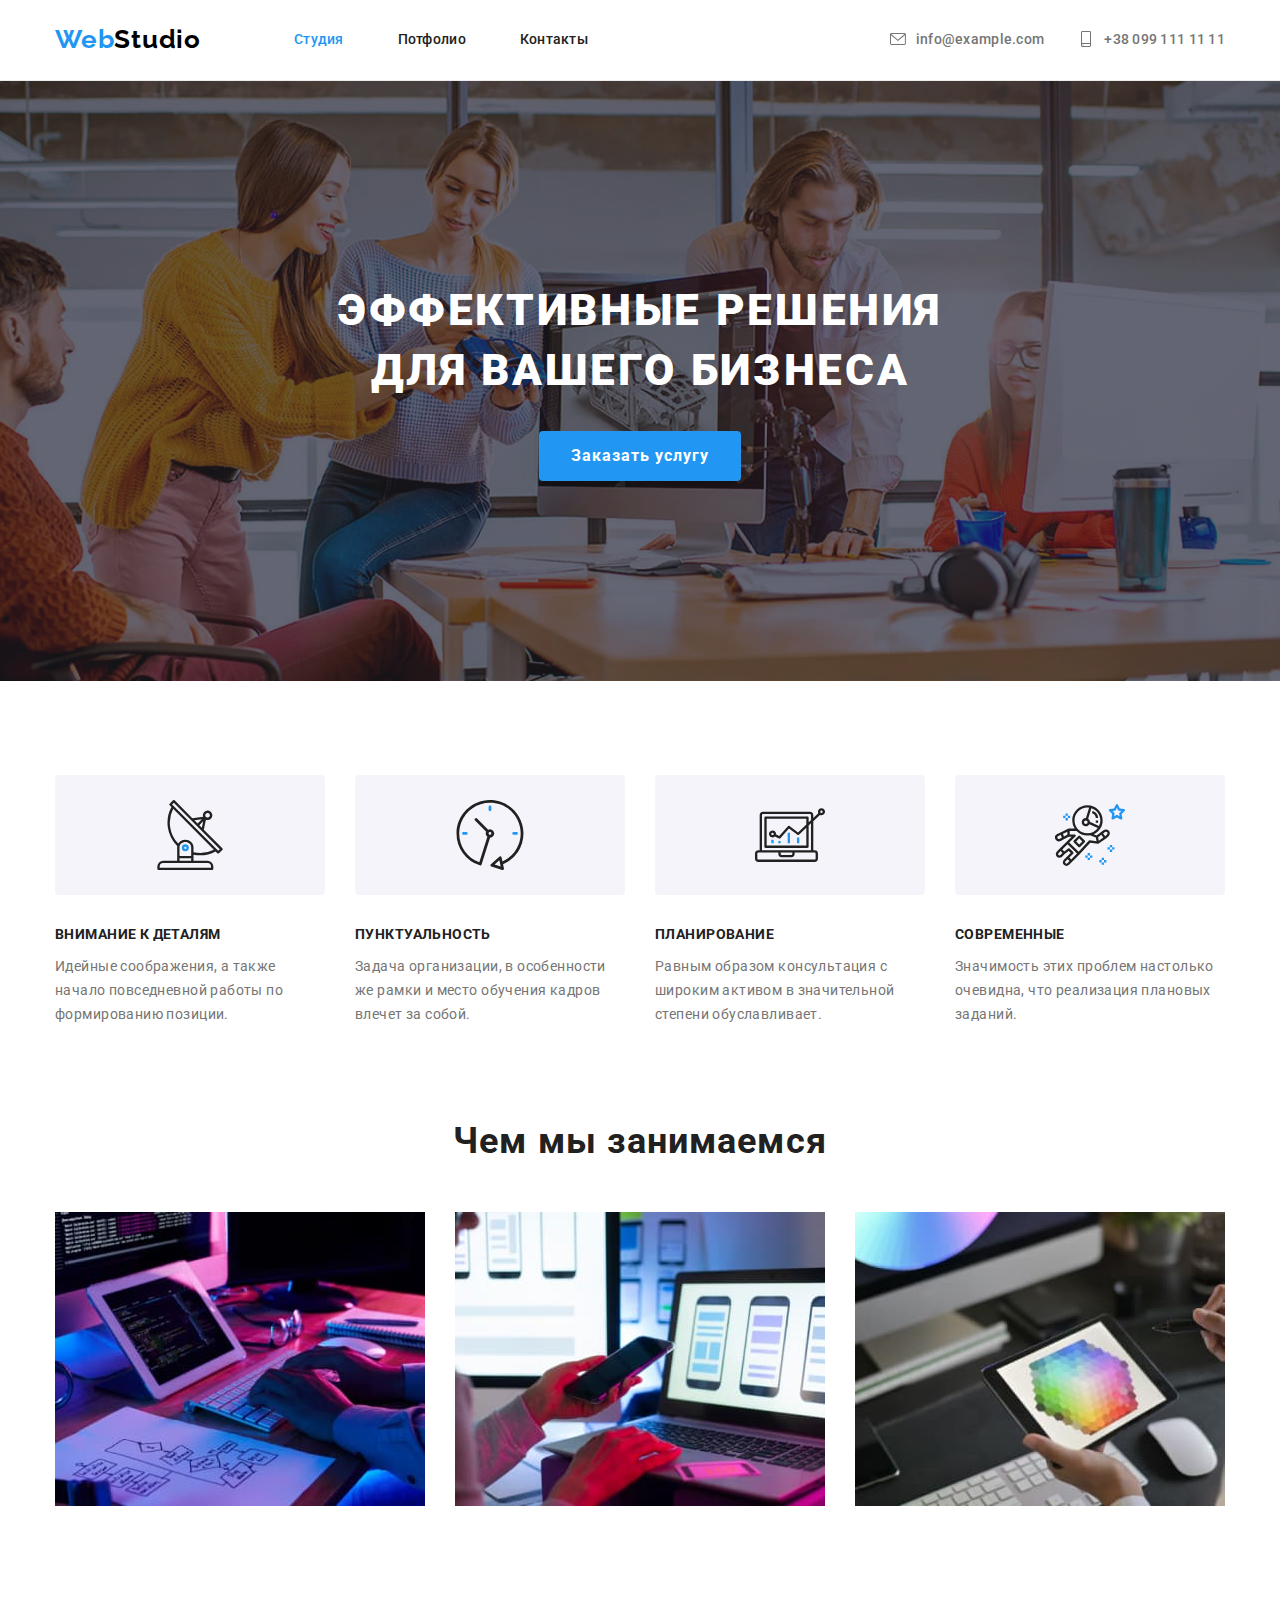
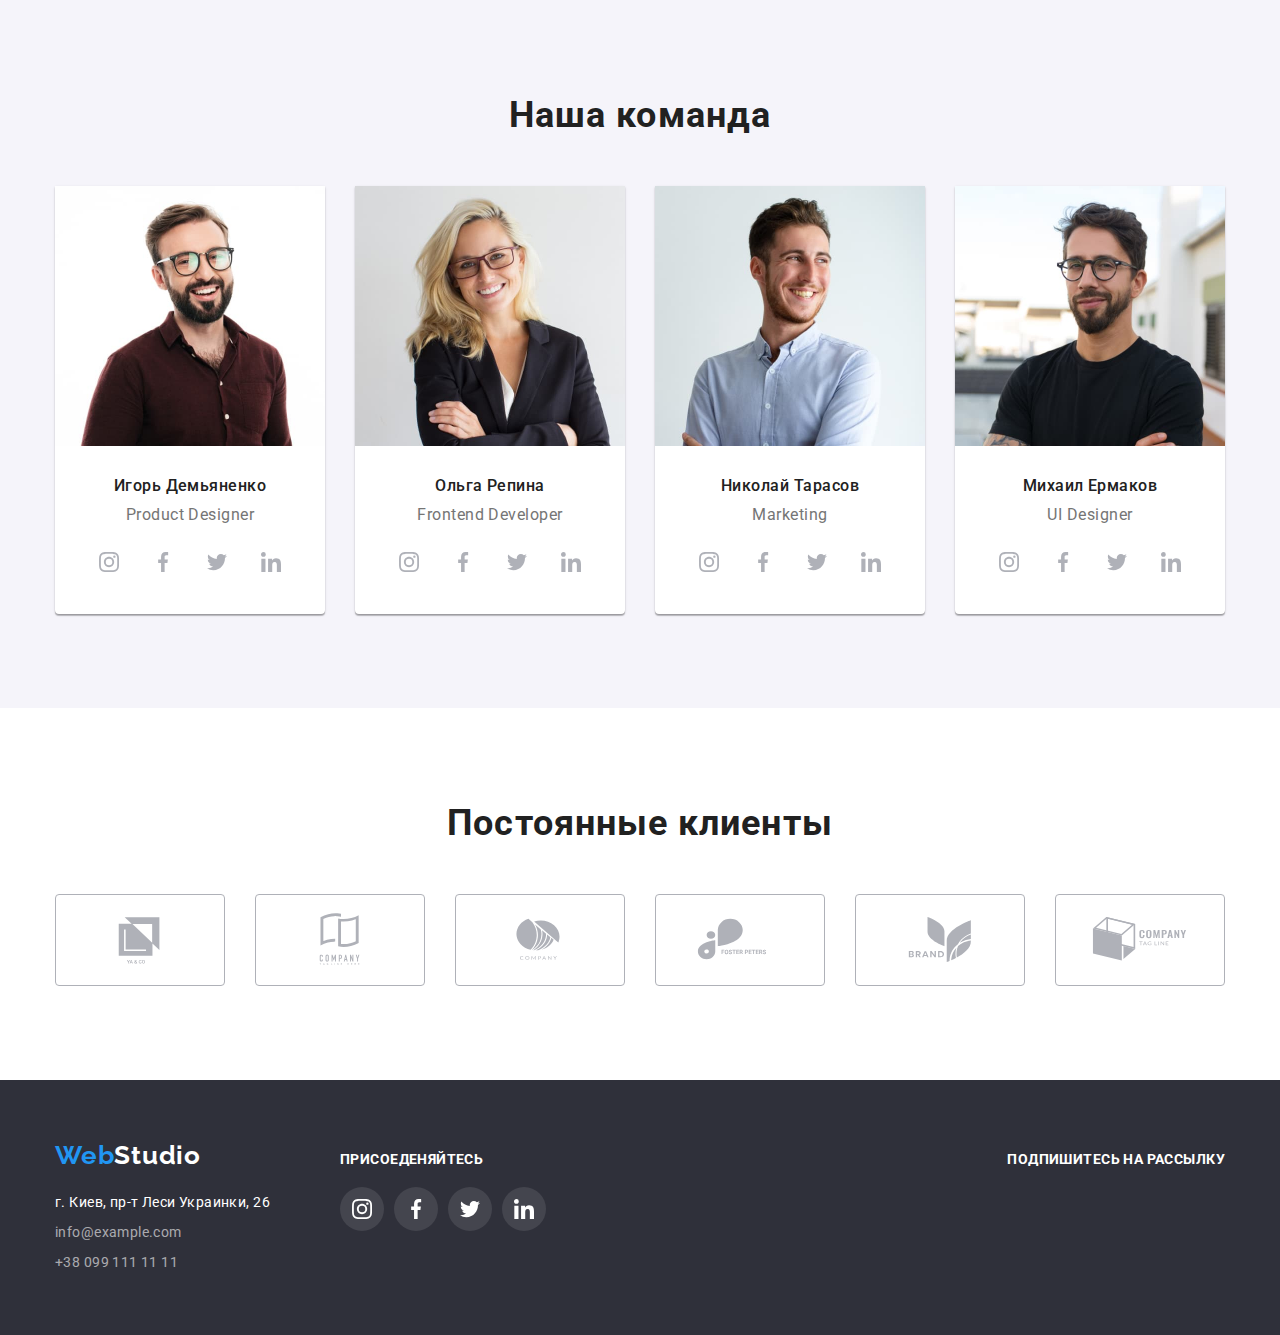
<file: index.html>
<!DOCTYPE html>
<html lang="ru">
  <head>
    <meta charset="UTF-8" />
    <meta http-equiv="X-UA-Compatible" content="IE=edge" />
    <meta name="viewport" content="width=device-width, initial-scale=1.0" />
    <title>Студия</title>
    <link rel="preconnect" href="https://fonts.googleapis.com" />
    <link rel="preconnect" href="https://fonts.gstatic.com" crossorigin />
    <link
      href="https://fonts.googleapis.com/css2?family=Raleway:wght@700&family=Roboto:wght@400;500;700;900&display=swap"
      rel="stylesheet"
    />
    <link
      rel="stylesheet"
      href="https://cdnjs.cloudflare.com/ajax/libs/modern-normalize/1.0.0/modern-normalize.min.css"
    />
    <link rel="stylesheet" href="./css/styles.css" />
  </head>

  <body>
    <header class="head">
      <div class="container">
        <div class="logo-box">
          <!-- prettier-ignore -->
          <a class="logo link" href="./index.html">
            <span class="logo-blue">Web</span><span class="logo-black">Studio</span>
          </a>
        </div>
        <nav class="head-nav">
          <ul class="head-list list">
            <li class="head-item">
              <a class="head-link link current" href="./index.html">Студия</a>
            </li>
            <li class="head-item">
              <a class="head-link link" href="./portfolio.html">Потфолио</a>
            </li>
            <li class="head-item">
              <a class="head-link link" href="#address-webstudio">Контакты</a>
            </li>
          </ul>
        </nav>
        <div class="head-address">
          <a class="head-link link" href="mailto:info@example.com">
            <svg class="head-icon" width="16" height="16">
              <use href="./images/icon.svg#icon-envelope"></use>
            </svg>
            info@example.com
          </a>
          <a class="head-link link" href="tel:+380991111111">
            <svg class="head-icon" width="16" height="16">
              <use href="./images/icon.svg#icon-smartphone"></use>
            </svg>
            +38 099 111 11 11
          </a>
        </div>
      </div>
    </header>

    <main>
      <section class="hero section">
        <div class="container">
          <h1 class="hero-title">
            Эффективные решения
            <br />
            для вашего бизнеса
          </h1>
          <button class="hero-btn" type="button" id="">Заказать услугу</button>
        </div>
      </section>

      <section class="advantage section">
        <div class="container">
          <h2 class="visually-hidden">Наши преимущества</h2>
          <ul class="advantage-list list">
            <li class="advantage-item">
              <div class="advantage-box-icon">
                <svg class="advantage-icon" width="70" height="70">
                  <use href="./images/icon.svg#icon-antenna"></use>
                </svg>
              </div>
              <h3 class="advantage-title">Внимание к деталям</h3>
              <p class="advantage-text text">
                Идейные соображения, а также начало повседневной работы по формированию
                позиции.
              </p>
            </li>
            <li class="advantage-item">
              <div class="advantage-box-icon">
                <svg class="advantage-icon" width="70" height="70">
                  <use href="./images/icon.svg#icon-clock"></use>
                </svg>
              </div>
              <h3 class="advantage-title">Пунктуальность</h3>
              <p class="advantage-text text">
                Задача организации, в особенности же рамки и место обучения кадров влечет
                за собой.
              </p>
            </li>
            <li class="advantage-item">
              <div class="advantage-box-icon">
                <svg class="advantage-icon" width="70" height="70">
                  <use href="./images/icon.svg#icon-diagram"></use>
                </svg>
              </div>
              <h3 class="advantage-title">Планирование</h3>
              <p class="advantage-text text">
                Равным образом консультация с широким активом в значительной степени
                обуславливает.
              </p>
            </li>
            <li class="advantage-item">
              <div class="advantage-box-icon">
                <svg class="advantage-icon" width="70" height="70">
                  <use href="./images/icon.svg#icon-astronaut"></use>
                </svg>
              </div>
              <h3 class="advantage-title">Современные</h3>
              <p class="advantage-text text">
                Значимость этих проблем настолько очевидна, что реализация плановых
                заданий.
              </p>
            </li>
          </ul>
        </div>
      </section>

      <section class="work section">
        <div class="container">
          <h2 class="work-title title">Чем мы занимаемся</h2>
          <ul class="work-list list">
            <li class="work-item">
              <img
                src="./images/imgstudio1.jpg"
                alt="сотрудник  веб студии занимается разраюоткой сайта"
                width="370"
                height="294"
              />
            </li>
            <li class="work-item">
              <img
                src="./images/imgstudio2.jpg"
                alt="сотрудница компании разрабатывает дизайн приложения"
                width="370"
                height="294"
              />
            </li>
            <li class="work-item">
              <img
                src="./images/imgstudio3.jpg"
                alt="илюстратор выбирает цвет напалитре"
                width="370"
                height="294"
              />
            </li>
          </ul>
        </div>
      </section>

      <section class="team section">
        <div class="container">
          <h2 class="team-title title">Наша команда</h2>
          <ul class="team-list list">
            <li class="team-item">
              <img
                src="./images/productdesigner1.jpg"
                alt="Мужчина с короткой бородой, в бордовой рубашке и очках."
                width="270"
                height="260"
              />
              <div class="team-item-box">
                <h3 class="team-member">Игорь Демьяненко</h3>
                <p class="team-text text">Product Designer</p>
                <ul class="team-soc-list list">
                  <li class="team-soc-item">
                    <a
                      class="team-soc-link link"
                      href=""
                      target="_blank"
                      title="Instagram"
                      aria-label="Instagram"
                    >
                      <svg class="team-soc-icon" width="20" height="20">
                        <use href="./images/icon.svg#icon-instagram"></use>
                      </svg>
                    </a>
                  </li>
                  <li class="team-soc-item">
                    <a
                      class="team-soc-link link"
                      href=""
                      target="_blank"
                      title="Facebook"
                      aria-label="Facebook"
                    >
                      <svg class="team-soc-icon" width="20" height="20">
                        <use href="./images/icon.svg#icon-facebook"></use>
                      </svg>
                    </a>
                  </li>
                  <li class="team-soc-item">
                    <a
                      class="team-soc-link link"
                      href=""
                      target="_blank"
                      title="Twitter"
                      aria-label="Twitter"
                    >
                      <svg class="team-soc-icon" width="20" height="20">
                        <use href="./images/icon.svg#icon-twitter"></use>
                      </svg>
                    </a>
                  </li>
                  <li class="team-soc-item">
                    <a
                      class="team-soc-link link"
                      href=""
                      target="_blank"
                      title="Linkedin"
                      aria-label="Linkedin"
                    >
                      <svg class="team-soc-icon" width="20" height="20">
                        <use href="./images/icon.svg#icon-linkedin"></use>
                      </svg>
                    </a>
                  </li>
                </ul>
              </div>
            </li>
            <li class="team-item">
              <img
                src="./images/frontend2.jpg"
                alt="Женщина блондинка с длинными волосами, в черном пиджаке, белой блузке и красних очках."
                width="270"
                height="260"
              />
              <div class="team-item-box">
                <h3 class="team-member">Ольга Репина</h3>
                <p class="team-text text">Frontend Developer</p>
                <ul class="team-soc-list list">
                  <li class="team-soc-item">
                    <a
                      class="team-soc-link link"
                      href=""
                      target="_blank"
                      title="Instagram"
                      aria-label="Instagram"
                    >
                      <svg class="team-soc-icon" width="20" height="20">
                        <use href="./images/icon.svg#icon-instagram"></use>
                      </svg>
                    </a>
                  </li>
                  <li class="team-soc-item">
                    <a
                      class="team-soc-link link"
                      href=""
                      target="_blank"
                      title="Facebook"
                      aria-label="Facebook"
                    >
                      <svg class="team-soc-icon" width="20" height="20">
                        <use href="./images/icon.svg#icon-facebook"></use>
                      </svg>
                    </a>
                  </li>
                  <li class="team-soc-item">
                    <a
                      class="team-soc-link link"
                      href=""
                      target="_blank"
                      title="Twitter"
                      aria-label="Twitter"
                    >
                      <svg class="team-soc-icon" width="20" height="20">
                        <use href="./images/icon.svg#icon-twitter"></use>
                      </svg>
                    </a>
                  </li>
                  <li class="team-soc-item">
                    <a
                      class="team-soc-link link"
                      href=""
                      target="_blank"
                      title="Linkedin"
                      aria-label="Linkedin"
                    >
                      <svg class="team-soc-icon" width="20" height="20">
                        <use href="./images/icon.svg#icon-linkedin"></use>
                      </svg>
                    </a>
                  </li>
                </ul>
              </div>
            </li>
            <li class="team-item">
              <img
                src="./images/marketing3.jpg"
                alt="Рыжеватый мужчина с двухнедельной небритостью, в светло голубой рубашке."
                width="270"
                height="260"
              />
              <div class="team-item-box">
                <h3 class="team-member">Николай Тарасов</h3>
                <p class="team-text text">Marketing</p>
                <ul class="team-soc-list list">
                  <li class="team-soc-item">
                    <a
                      class="team-soc-link link"
                      href=""
                      target="_blank"
                      title="Instagram"
                      aria-label="Instagram"
                    >
                      <svg class="team-soc-icon" width="20" height="20">
                        <use href="./images/icon.svg#icon-instagram"></use>
                      </svg>
                    </a>
                  </li>
                  <li class="team-soc-item">
                    <a
                      class="team-soc-link link"
                      href=""
                      target="_blank"
                      title="Facebook"
                      aria-label="Facebook"
                    >
                      <svg class="team-soc-icon" width="20" height="20">
                        <use href="./images/icon.svg#icon-facebook"></use>
                      </svg>
                    </a>
                  </li>
                  <li class="team-soc-item">
                    <a
                      class="team-soc-link link"
                      href=""
                      target="_blank"
                      title="Twitter"
                      aria-label="Twitter"
                    >
                      <svg class="team-soc-icon" width="20" height="20">
                        <use href="./images/icon.svg#icon-twitter"></use>
                      </svg>
                    </a>
                  </li>
                  <li class="team-soc-item">
                    <a
                      class="team-soc-link link"
                      href=""
                      target="_blank"
                      title="Linkedin"
                      aria-label="Linkedin"
                    >
                      <svg class="team-soc-icon" width="20" height="20">
                        <use href="./images/icon.svg#icon-linkedin"></use>
                      </svg>
                    </a>
                  </li>
                </ul>
              </div>
            </li>
            <li class="team-item">
              <img
                src="./images/uidesigner4.jpg"
                alt="Мужчина в черной футболке с короткой бродой, стильной прической и черный очках."
                width="270"
                height="260"
              />
              <div class="team-item-box">
                <h3 class="team-member">Михаил Ермаков</h3>
                <p class="team-text text">UI Designer</p>
                <ul class="team-soc-list list">
                  <li class="team-soc-item">
                    <a
                      class="team-soc-link link"
                      href=""
                      target="_blank"
                      title="Instagram"
                      aria-label="Instagram"
                    >
                      <svg class="team-soc-icon" width="20" height="20">
                        <use href="./images/icon.svg#icon-instagram"></use>
                      </svg>
                    </a>
                  </li>
                  <li class="team-soc-item">
                    <a
                      class="team-soc-link link"
                      href=""
                      target="_blank"
                      title="Facebook"
                      aria-label="Facebook"
                    >
                      <svg class="team-soc-icon" width="20" height="20">
                        <use href="./images/icon.svg#icon-facebook"></use>
                      </svg>
                    </a>
                  </li>
                  <li class="team-soc-item">
                    <a
                      class="team-soc-link link"
                      href=""
                      target="_blank"
                      title="Twitter"
                      aria-label="Twitter"
                    >
                      <svg class="team-soc-icon" width="20" height="20">
                        <use href="./images/icon.svg#icon-twitter"></use>
                      </svg>
                    </a>
                  </li>
                  <li class="team-soc-item">
                    <a
                      class="team-soc-link link"
                      href=""
                      target="_blank"
                      title="Linkedin"
                      aria-label="Linkedin"
                    >
                      <svg class="team-soc-icon" width="20" height="20">
                        <use href="./images/icon.svg#icon-linkedin"></use>
                      </svg>
                    </a>
                  </li>
                </ul>
              </div>
            </li>
          </ul>
        </div>
      </section>

      <section class="clients section">
        <div class="container">
          <h2 class="clients-title title">Постоянные клиенты</h2>
          <ul class="clients-list list">
            <li class="clients-item">
              <a class="clients-link link" href="">
                <svg class="clients-icon" width="106" height="60">
                  <use href="./images/icon.svg#icon-logo"></use>
                </svg>
              </a>
            </li>
            <li class="clients-item">
              <a class="clients-link link" href="">
                <svg class="clients-icon" width="106" height="60">
                  <use href="./images/icon.svg#icon-logo1"></use>
                </svg>
              </a>
            </li>
            <li class="clients-item">
              <a class="clients-link link" href="">
                <svg class="clients-icon" width="106" height="60">
                  <use href="./images/icon.svg#icon-logo2"></use>
                </svg>
              </a>
            </li>
            <li class="clients-item">
              <a class="clients-link link" href="">
                <svg class="clients-icon" width="106" height="60">
                  <use href="./images/icon.svg#icon-logo3"></use>
                </svg>
              </a>
            </li>
            <li class="clients-item">
              <a class="clients-link link" href="">
                <svg class="clients-icon" width="106" height="60">
                  <use href="./images/icon.svg#icon-logo4"></use>
                </svg>
              </a>
            </li>
            <li class="clients-item">
              <a class="clients-link link" href="">
                <svg class="clients-icon" width="106" height="60">
                  <use href="./images/icon.svg#icon-logo5"></use>
                </svg>
              </a>
            </li>
          </ul>
        </div>
      </section>
    </main>

    <footer class="foot" id="address-webstudio">
      <div class="container">
        <div>
          <div class="foot-logo-box">
            <!-- prettier-ignore -->
            <a class="logo link" href="./index.html">
			      <span class="logo-blue">Web</span><span class="logo-white">Studio</span></a>
          </div>
          <address class="foot-address">
            <a
              class="foot-link maps-link link"
              href="https://goo.gl/maps/UfQVwH95Z5g3kcid9"
              target="_blank"
              rel="noopener noreferrer nofollow"
            >
              г. Киев, пр-т Леси Украинки, 26
            </a>
            <a class="foot-link link" href="mailto:info@example.com">info@example.com</a>
            <a class="foot-link link" href="tel:+380991111111">+38 099 111 11 11</a>
          </address>
        </div>

        <div class="foot-soc">
          <h2 class="foot-title">Присоеденяйтесь</h2>
          <ul class="foot-soc-list list">
            <li class="foot-soc-item">
              <a
                class="foot-soc-link link pashalka"
                href=""
                target="_blank"
                title="Instagram"
                aria-label="Instagram"
              >
                <svg class="foot-soc-icon" width="20" height="20">
                  <use href="./images/icon.svg#icon-instagram"></use>
                </svg>
              </a>
            </li>
            <li class="foot-soc-item">
              <a
                class="foot-soc-link link"
                href=""
                target="_blank"
                title="Facebook"
                aria-label="Facebook"
              >
                <svg class="foot-soc-icon" width="20" height="20">
                  <use href="./images/icon.svg#icon-facebook"></use>
                </svg>
              </a>
            </li>
            <li class="foot-soc-item">
              <a
                class="foot-soc-link link"
                href=""
                target="_blank"
                title="Twitter"
                aria-label="Twitter"
              >
                <svg class="foot-soc-icon" width="20" height="20">
                  <use href="./images/icon.svg#icon-twitter"></use>
                </svg>
              </a>
            </li>
            <li class="foot-soc-item">
              <a
                class="foot-soc-link link"
                href=""
                target="_blank"
                title="Linkedin"
                aria-label="Linkedin"
              >
                <svg class="foot-soc-icon" width="20" height="20">
                  <use href="./images/icon.svg#icon-linkedin"></use>
                </svg>
              </a>
            </li>
          </ul>
        </div>
        <div class="foot-subscribe">
          <h2 class="foot-title">Подпишитесь на рассылку</h2>
        </div>
      </div>
    </footer>
  </body>
</html>
</file>
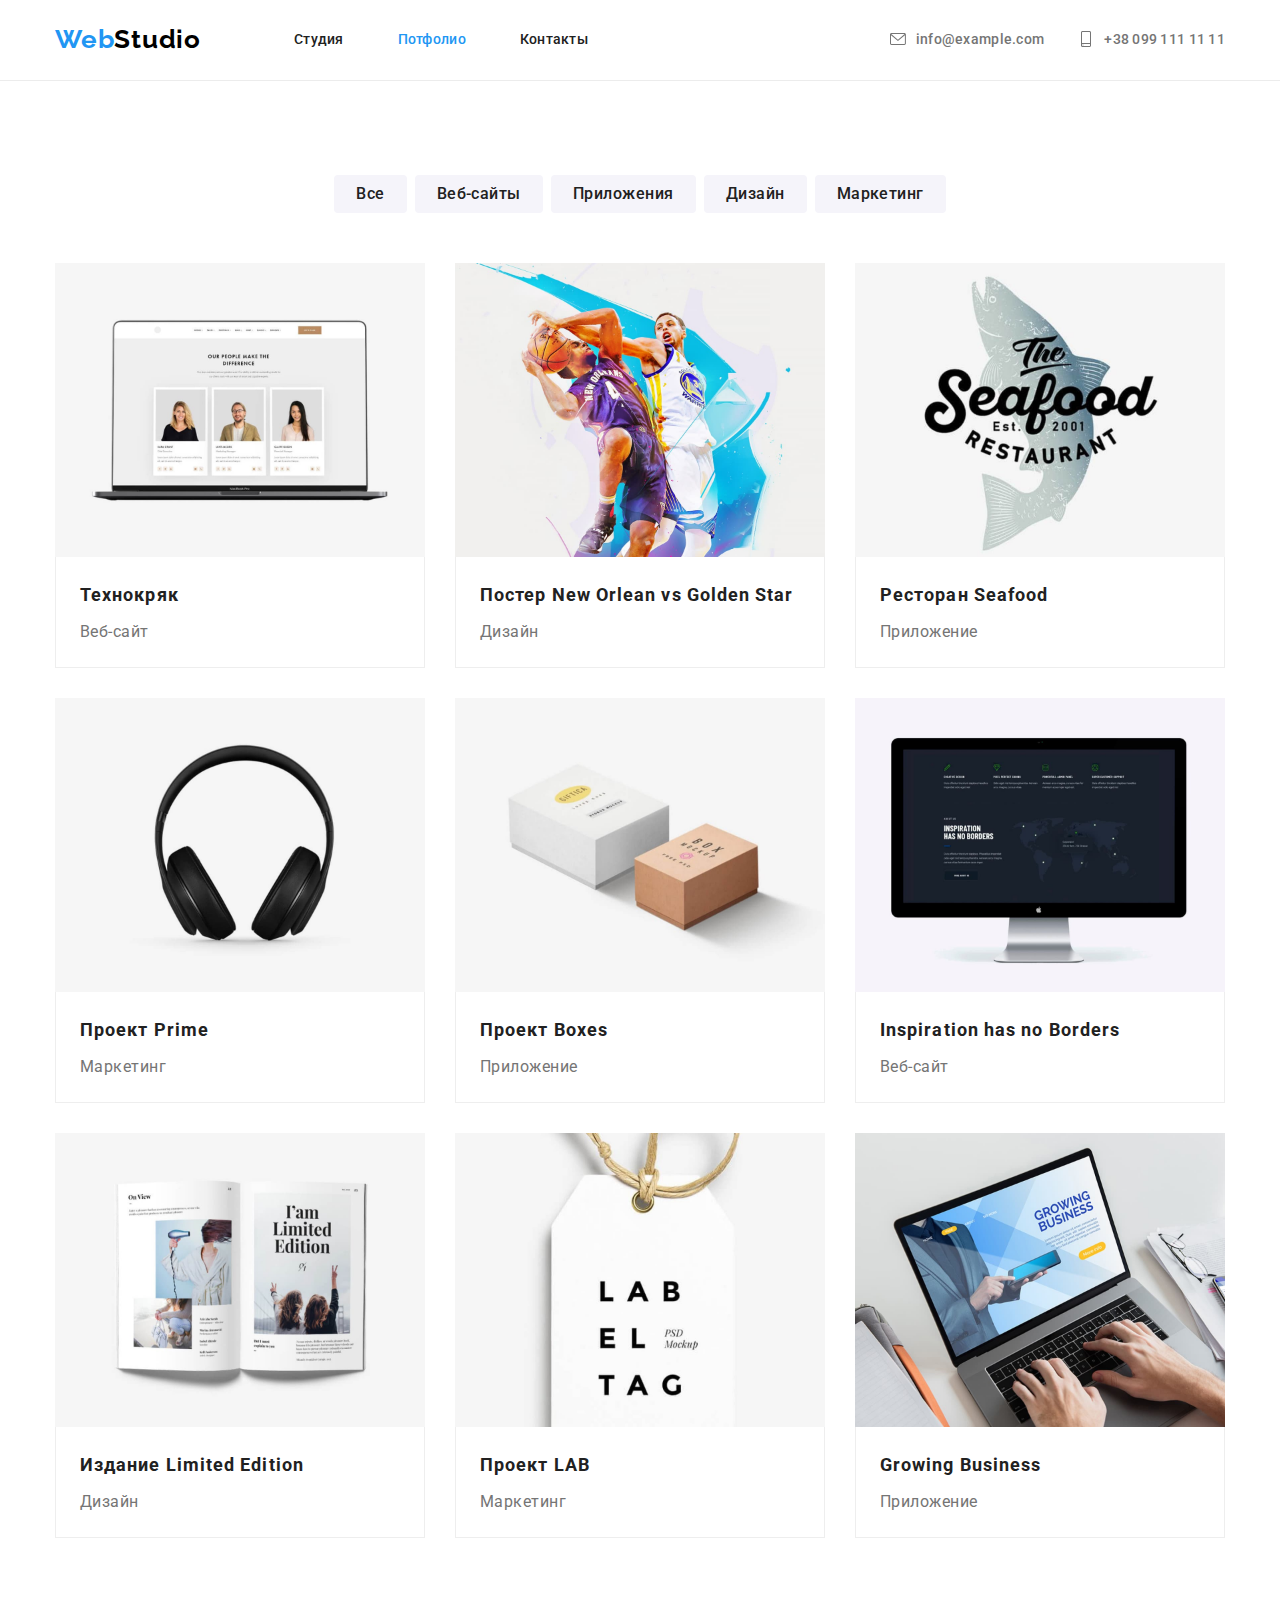
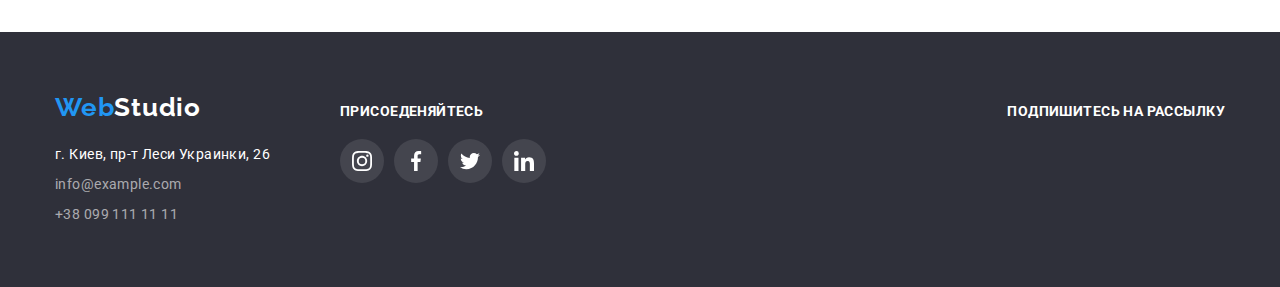
<file: portfolio.html>
<!DOCTYPE html>
<html lang="ru">
  <head>
    <meta charset="UTF-8" />
    <meta http-equiv="X-UA-Compatible" content="IE=edge" />
    <meta name="viewport" content="width=device-width, initial-scale=1.0" />
    <title>Студия</title>
    <link rel="preconnect" href="https://fonts.googleapis.com" />
    <link rel="preconnect" href="https://fonts.gstatic.com" crossorigin />
    <link
      href="https://fonts.googleapis.com/css2?family=Raleway:wght@700&family=Roboto:wght@400;500;700;900&display=swap"
      rel="stylesheet"
    />
    <link
      rel="stylesheet"
      href="https://cdnjs.cloudflare.com/ajax/libs/modern-normalize/1.0.0/modern-normalize.min.css"
    />
    <link rel="stylesheet" href="./css/styles.css" />
  </head>

  <body>
    <header class="head">
      <div class="container">
        <div class="logo-box">
          <!-- prettier-ignore -->
          <a class="logo link" href="./index.html">
            <span class="logo-blue">Web</span><span class="logo-black">Studio</span>
          </a>
        </div>
        <nav class="head-nav">
          <ul class="head-list list">
            <li class="head-item">
              <a class="head-link link" href="./index.html">Студия</a>
            </li>
            <li class="head-item">
              <a class="head-link link current" href="./portfolio.html">Потфолио</a>
            </li>
            <li class="head-item">
              <a class="head-link link" href="#address-webstudio">Контакты</a>
            </li>
          </ul>
        </nav>
        <div class="head-address">
          <a class="head-link link" href="mailto:info@example.com">
            <svg class="head-icon" width="16" height="16">
              <use href="./images/icon.svg#icon-envelope"></use>
            </svg>
            info@example.com
          </a>
          <a class="head-link link" href="tel:+380991111111">
            <svg class="head-icon" width="16" height="16">
              <use href="./images/icon.svg#icon-smartphone"></use>
            </svg>
            +38 099 111 11 11
          </a>
        </div>
      </div>
    </header>
    <main>
      <section class="portfolio section">
        <div class="container">
          <h1 class="visually-hidden">Портфолио</h1>
          <ul class="portfolio-btn-list list">
            <li class="portfolio-btn-item">
              <button class="portfolio-btn" type="button" id="">Все</button>
            </li>
            <li class="portfolio-btn-item">
              <button class="portfolio-btn" type="button" id="">Веб-сайты</button>
            </li>
            <li class="portfolio-btn-item">
              <button class="portfolio-btn" type="button" id="">Приложения</button>
            </li>
            <li class="portfolio-btn-item">
              <button class="portfolio-btn" type="button" id="">Дизайн</button>
            </li>
            <li class="portfolio-btn-item">
              <button class="portfolio-btn" type="button" id="">Маркетинг</button>
            </li>
          </ul>

          <ul class="portfolio-list list">
            <li class="portfolio-item">
              <a class="portfolio-link link" href="">
                <img
                  src="./images/1tehnokriak.jpg"
                  alt=" светлый веб-сайт компании"
                  width="370"
                  height="294"
                />
                <div class="portfolio-item-box">
                  <h2 class="portfolio-title">Технокряк</h2>
                  <p class="portfolio-text text">Веб-сайт</p>
                </div>
              </a>
            </li>
            <li class="portfolio-item">
              <a class="portfolio-link link" href="">
                <img
                  src="./images/2neworleangoldenstar.jpg"
                  alt="два баскетболиста"
                  width="370"
                  height="294"
                />
                <div class="portfolio-item-box">
                  <h2 class="portfolio-title">Постер New Orlean vs Golden Star</h2>
                  <p class="portfolio-text text">Дизайн</p>
                </div>
              </a>
            </li>
            <li class="portfolio-item">
              <a class="portfolio-link link" href="">
                <img
                  src="./images/3seafood.jpg"
                  alt="логотип ресторана"
                  width="370"
                  height="294"
                />
                <div class="portfolio-item-box">
                  <h2 class="portfolio-title">Ресторан Seafood</h2>
                  <p class="portfolio-text text">Приложение</p>
                </div>
              </a>
            </li>

            <li class="portfolio-item">
              <a class="portfolio-link link" href="">
                <img
                  src="./images/4prime.jpg"
                  alt="черные наушники"
                  width="370"
                  height="294"
                />
                <div class="portfolio-item-box">
                  <h2 class="portfolio-title">Проект Prime</h2>
                  <p class="portfolio-text text">Маркетинг</p>
                </div>
              </a>
            </li>
            <li class="portfolio-item">
              <a class="portfolio-link link" href="">
                <img
                  src="./images/5boxes.jpg"
                  alt="логотип две коробочки"
                  width="370"
                  height="294"
                />
                <div class="portfolio-item-box">
                  <h2 class="portfolio-title">Проект Boxes</h2>
                  <p class="portfolio-text text">Приложение</p>
                </div>
              </a>
            </li>
            <li class="portfolio-item">
              <a class="portfolio-link link" href="">
                <img
                  src="./images/6inspiration.jpg"
                  alt="веб-сайт компании темного цвета"
                  width="370"
                  height="294"
                />
                <div class="portfolio-item-box">
                  <h2 class="portfolio-title">Inspiration has no Borders</h2>
                  <p class="portfolio-text text">Веб-сайт</p>
                </div>
              </a>
            </li>
            <li class="portfolio-item">
              <a class="portfolio-link link" href="">
                <img
                  src="./images/7limitededition.jpg"
                  alt="разворот книги"
                  width="370"
                  height="294"
                />
                <div class="portfolio-item-box">
                  <h2 class="portfolio-title">Издание Limited Edition</h2>
                  <p class="portfolio-text text">Дизайн</p>
                </div>
              </a>
            </li>
            <li class="portfolio-item">
              <a class="portfolio-link link" href="">
                <img
                  src="./images/8lab.jpg"
                  alt="ярлык с название проэкта"
                  width="370"
                  height="294"
                />
                <div class="portfolio-item-box">
                  <h2 class="portfolio-title">Проект LAB</h2>
                  <p class="portfolio-text text">Маркетинг</p>
                </div>
              </a>
            </li>
            <li class="portfolio-item">
              <a class="portfolio-link link" href="">
                <img
                  src="./images/9growing.jpg"
                  alt="человек работающий за компютером"
                  width="370"
                  height="294"
                />
                <div class="portfolio-item-box">
                  <h2 class="portfolio-title">Growing Business</h2>
                  <p class="portfolio-text text">Приложение</p>
                </div>
              </a>
            </li>
          </ul>
        </div>
      </section>
    </main>

    <footer class="foot" id="address-webstudio">
      <div class="container">
        <div>
          <div class="foot-logo-box">
            <!-- prettier-ignore -->
            <a class="logo link" href="./index.html">
			      <span class="logo-blue">Web</span><span class="logo-white">Studio</span></a>
          </div>
          <address class="foot-address">
            <a
              class="foot-link maps-link link"
              href="https://goo.gl/maps/UfQVwH95Z5g3kcid9"
              target="_blank"
              rel="noopener noreferrer nofollow"
            >
              г. Киев, пр-т Леси Украинки, 26
            </a>
            <a class="foot-link link" href="mailto:info@example.com">info@example.com</a>
            <a class="foot-link link" href="tel:+380991111111">+38 099 111 11 11</a>
          </address>
        </div>

        <div class="foot-soc">
          <h2 class="foot-title">Присоеденяйтесь</h2>
          <ul class="foot-soc-list list">
            <li class="foot-soc-item">
              <a
                class="foot-soc-link link"
                href=""
                target="_blank"
                title="Instagram"
                aria-label="Instagram"
              >
                <svg class="foot-soc-icon" width="20" height="20">
                  <use href="./images/icon.svg#icon-instagram"></use>
                </svg>
              </a>
            </li>
            <li class="foot-soc-item">
              <a
                class="foot-soc-link link"
                href=""
                target="_blank"
                title="Facebook"
                aria-label="Facebook"
              >
                <svg class="foot-soc-icon" width="20" height="20">
                  <use href="./images/icon.svg#icon-facebook"></use>
                </svg>
              </a>
            </li>
            <li class="foot-soc-item">
              <a
                class="foot-soc-link link"
                href=""
                target="_blank"
                title="Twitter"
                aria-label="Twitter"
              >
                <svg class="foot-soc-icon" width="20" height="20">
                  <use href="./images/icon.svg#icon-twitter"></use>
                </svg>
              </a>
            </li>
            <li class="foot-soc-item">
              <a
                class="foot-soc-link link"
                href=""
                target="_blank"
                title="Linkedin"
                aria-label="Linkedin"
              >
                <svg class="foot-soc-icon" width="20" height="20">
                  <use href="./images/icon.svg#icon-linkedin"></use>
                </svg>
              </a>
            </li>
          </ul>
        </div>
        <div class="foot-subscribe">
          <h2 class="foot-title">Подпишитесь на рассылку</h2>
        </div>
      </div>
    </footer>
  </body>
</html>
</file>
<file: css/styles.css>
:root {
  --color-design: #2196f3;
  --color-design-global: #ffffff;
  --color-hover-btn-hero: #188ce8;
  --color-text-title: #212121;
  --color-text-p: #757575;
  --color-footer: #2f303a;
  --color-design-line: #eeeeee;
  --color-header-line: #ececec;
  --color-btn-portfolio: #f5f4fa;
  --color-advantage-box: #f5f4fa;
  --color-team-bgd: #f5f4fa;
  --color-logo-second: #000000;
  --color-hero-bg: #c4c4c4;
  --color-clients-logo: #afb1b8;
  --color-team-icon: #afb1b8;

  --shadow-team-item: 0px 1px 3px rgba(0, 0, 0, 0.12), 0px 1px 1px rgba(0, 0, 0, 0.14),
    0px 2px 1px rgba(0, 0, 0, 0.2);
  --shadow-portfolio-btn: 0px 3px 1px rgba(0, 0, 0, 0.1), 0px 1px 2px rgba(0, 0, 0, 0.08),
    0px 2px 2px rgba(0, 0, 0, 0.12);
  --shadow-portfolio-project: 0px 1px 1px rgba(0, 0, 0, 0.12),
    0px 4px 4px rgba(0, 0, 0, 0.06), 1px 4px 6px rgba(0, 0, 0, 0.16);
}

body {
  font-family: "Roboto", sans-serif;
  background-color: var(--color-design-global);
  color: var(--color-text-title);
}

.container {
  max-width: 1200px;
  margin: 0 auto;
  padding: 0 15px;
}

.section {
  padding-bottom: 94px;
}

h1,
h2,
h3,
h4,
p,
ul {
  margin: 0;
  padding: 0;
}

img,
svg {
  display: block;
  max-width: 100%;
  height: auto;
}

.text {
  color: var(--color-text-p);
}

.list {
  list-style: none;
}

.link {
  text-decoration: none;
}

.visually-hidden {
  position: absolute;
  width: 1px;
  height: 1px;
  margin: -1px;
  border: 0;
  padding: 0;
  white-space: nowrap;
  clip-path: inset(100%);
  clip: rect(0 0 0 0);
  overflow: hidden;
}

/* logo */
.logo-box {
  margin-right: 93px;
}
.logo {
  font-family: "Raleway", sans-serif;
  font-style: normal;
  font-weight: 700;
  font-size: 26px;
  line-height: 1.192;
  letter-spacing: 0.03em;
}
.logo .logo-black {
  color: var(--color-logo-second);
}
.logo .logo-blue {
  color: var(--color-design);
}
.logo .logo-white {
  color: var(--color-design-global);
}

/* header */
.head {
  padding: 24px 0 25px;
  border-bottom: 1px solid var(--color-header-line);
}

.head > .container {
  display: flex;
  align-items: center;
  justify-content: flex-start;
}

.head-nav .link {
  font-weight: 500;
  font-size: 14px;
  line-height: 1.143;
  letter-spacing: 0.02em;
  color: var(--color-text-title);
}
.head-list {
  width: 294px;
  display: flex;
  flex-direction: row;
  justify-content: space-between;
}
.head-address {
  margin-left: auto;
}

.head-address .link {
  font-weight: 500;
  font-size: 14px;
  line-height: 1.143;
  letter-spacing: 0.02em;
  color: var(--color-text-p);
  margin-left: 30px;
  display: inline-flex;
  padding: 5px 0;
}

.head-icon {
  fill: currentColor;
  margin-right: 10px;
}

.link.current {
  color: var(--color-design);
}

.head-link:hover,
.head-link:focus {
  color: var(--color-design);
}

/* hero */
.hero.section {
  padding: 200px 0;
  background-color: var(--color-hero-bg);
  margin-left: auto;
  margin-right: auto;
  max-width: 1600px;
  background-image: linear-gradient(
      to right,
      rgba(47, 48, 58, 0.4),
      rgba(47, 48, 58, 0.4)
    ),
    url("../images/herobg.jpg");
  background-position: center;
  background-size: cover;
  background-repeat: no-repeat;
}

.hero > .container {
  text-align: center;
}

.hero-title {
  font-weight: 900;
  font-size: 44px;
  line-height: 1.36;
  text-align: center;
  letter-spacing: 0.06em;
  text-transform: uppercase;
  margin-bottom: 30px;
  color: var(--color-design-global);
}

.hero-btn {
  font-family: inherit;
  font-weight: 700;
  font-size: 16px;
  line-height: 1.875;
  text-align: center;
  letter-spacing: 0.06em;
  color: var(--color-design-global);
  padding: 10px 32px;
  background-color: var(--color-design);
  box-shadow: 0px 4px 4px rgba(0, 0, 0, 0.15);
  border-radius: 4px;
  border: none;
  cursor: pointer;
}

.hero-btn:hover,
.hero-btn:focus {
  background-color: var(--color-hover-btn-hero);
}

/* advantage */

.advantage.section {
  padding-top: 94px;
}
.advantage-list {
  display: flex;
  flex-wrap: wrap;
  justify-content: center;
  gap: 30px;
}

.advantage-item {
  flex-basis: calc(100% / 4 - 30px);
}

.advantage-box-icon {
  height: 120px;
  min-width: 270px;
  background-color: var(--color-advantage-box);
  border-radius: 4px;
  margin-bottom: 30px;
  display: flex;
  justify-content: center;
  align-items: center;
}

.title {
  font-size: 36px;
  line-height: 1.167;
  text-align: center;
  letter-spacing: 0.03em;
}

.advantage-title {
  font-weight: 700;
  font-size: 14px;
  line-height: 1.428;
  letter-spacing: 0.03em;
  text-transform: uppercase;
  margin-bottom: 10px;
}

.advantage-text {
  font-size: 14px;
  line-height: 1.71;
  letter-spacing: 0.03em;
}

/* work */

.work-list {
  display: flex;
  flex-wrap: wrap;
  justify-content: center;
  gap: 30px;
}

.work-title,
.team-title,
.clients-title {
  margin-bottom: 50px;
}
/* team */

.team.section {
  padding-top: 94px;
}

.team {
  background-color: var(--color-team-bgd);
}

.team-list {
  display: flex;
  flex-wrap: wrap;
  justify-content: center;
  gap: 30px;
}

.team-item-box {
  padding: 30px 32px;
}

.team-item {
  background-color: var(--color-design-global);
  box-shadow: var(--shadow-team-item);
  border-radius: 0px 0px 4px 4px;
}

.team-member {
  font-weight: 500;
  font-size: 16px;
  line-height: 1.1875;
  text-align: center;
  letter-spacing: 0.03em;
  margin-bottom: 10px;
}

.team-text.text {
  font-size: 16px;
  line-height: 1.1875;
  text-align: center;
  letter-spacing: 0.03em;
  margin-bottom: 16px;
}

.team-soc-list,
.foot-soc-list {
  display: flex;
  justify-content: center;
  align-items: center;
  gap: 10px;
}

.team-soc-link {
  width: 44px;
  height: 44px;
  display: flex;
  justify-content: center;
  align-items: center;
  border-radius: 50%;
  color: var(--color-team-icon);
  background-color: var(--color-design-global);
}

.team-soc-icon {
  fill: currentColor;
}

.team-soc-link:hover,
.team-soc-link:focus {
  color: var(--color-design-global);
  background-color: var(--color-design);
}

/* clients */

.clients.section {
  padding-top: 94px;
}
.clients-list {
  display: flex;
  flex-wrap: wrap;
  justify-content: center;
  gap: 30px;
}

.clients-link {
  height: 92px;
  min-width: 170px;
  border: 1px solid var(--color-clients-logo);
  border-radius: 4px;
  display: flex;
  justify-content: center;
  align-items: center;
  color: var(--color-clients-logo);
}

.clients-icon {
  fill: currentColor;
}

.clients-link:hover,
.clients-link:focus {
  color: var(--color-design);
  border-color: var(--color-design);
  box-shadow: var(--shadow-team-item);
}

/* footer */

.foot {
  background-color: var(--color-footer);
  padding: 60px 0;
}

.foot .container {
  display: flex;
  align-items: baseline;
}

.foot-address {
  font-style: normal;
}
.foot-link.maps-link {
  color: var(--color-design-global);
}

.foot-link {
  font-weight: 400;
  font-size: 14px;
  line-height: 1.71;
  letter-spacing: 0.03em;
  color: rgba(255, 255, 255, 0.6);
  display: block;
}

.foot-link:not(:last-child) {
  margin-bottom: 6px;
}

.foot-logo-box {
  margin-bottom: 20px;
}

.foot-link:hover,
.foot-link:focus {
  color: var(--color-design);
}

.foot-soc {
  margin-left: 70px;
}

.foot-title {
  font-size: 14px;
  line-height: calc(16 / 14);
  letter-spacing: 0.03em;
  text-transform: uppercase;
  color: var(--color-design-global);
  margin-bottom: 20px;
}

.foot-soc-link {
  width: 44px;
  height: 44px;
  display: flex;
  justify-content: center;
  align-items: center;
  border-radius: 50%;
  color: var(--color-design-global);
  background-color: rgba(255, 255, 255, 0.1);
}

.foot-soc-icon {
  fill: currentColor;
}

.foot-soc-link:hover,
.foot-soc-link:focus {
  background-color: var(--color-design);
}

.pashalka:hover {
  background: linear-gradient(
    45deg,
    #ffb700 14.65%,
    #ff6800 31.68%,
    #cb217d 54.72%,
    #7e00aa 85.35%
  );
}

.foot-subscribe {
  margin-left: auto;
}

/* portfolio */
.portfolio.section {
  padding-top: 94px;
}

.portfolio-btn-list {
  display: flex;
  justify-content: center;
  flex-wrap: wrap;
  row-gap: 15px;
  column-gap: 8px;
}

.portfolio-list {
  display: flex;
  flex-wrap: wrap;
  justify-content: center;
  gap: 30px;
  margin-top: 50px;
}

.portfolio-btn {
  font-family: inherit;
  font-weight: 500;
  font-size: 16px;
  line-height: 1.62;
  text-align: center;
  letter-spacing: 0.03em;
  color: var(--color-text-title);
  background-color: var(--color-btn-portfolio);
  border-radius: 4px;
  border: none;
  cursor: pointer;
  padding: 6px 22px;
}

.portfolio-link {
  display: block;
  background-color: var(--color-design-global);
}
.portfolio-link:hover,
.portfolio-link:focus {
  box-shadow: var(--shadow-portfolio-project);
}

.portfolio-item-box {
  padding: 20px 24px;
  border: 1px solid var(--color-design-line);
  border-top-style: none;
}

.portfolio-title {
  font-size: 18px;
  line-height: 2;
  letter-spacing: 0.06em;
  color: var(--color-text-title);
  margin-bottom: 4px;
}
.portfolio-text {
  font-size: 16px;
  line-height: 1.88;
  letter-spacing: 0.03em;
}

.portfolio-btn:hover,
.portfolio-btn:focus {
  background-color: var(--color-design);
  color: var(--color-design-global);
  box-shadow: var(--shadow-portfolio-btn);
}
</file>
